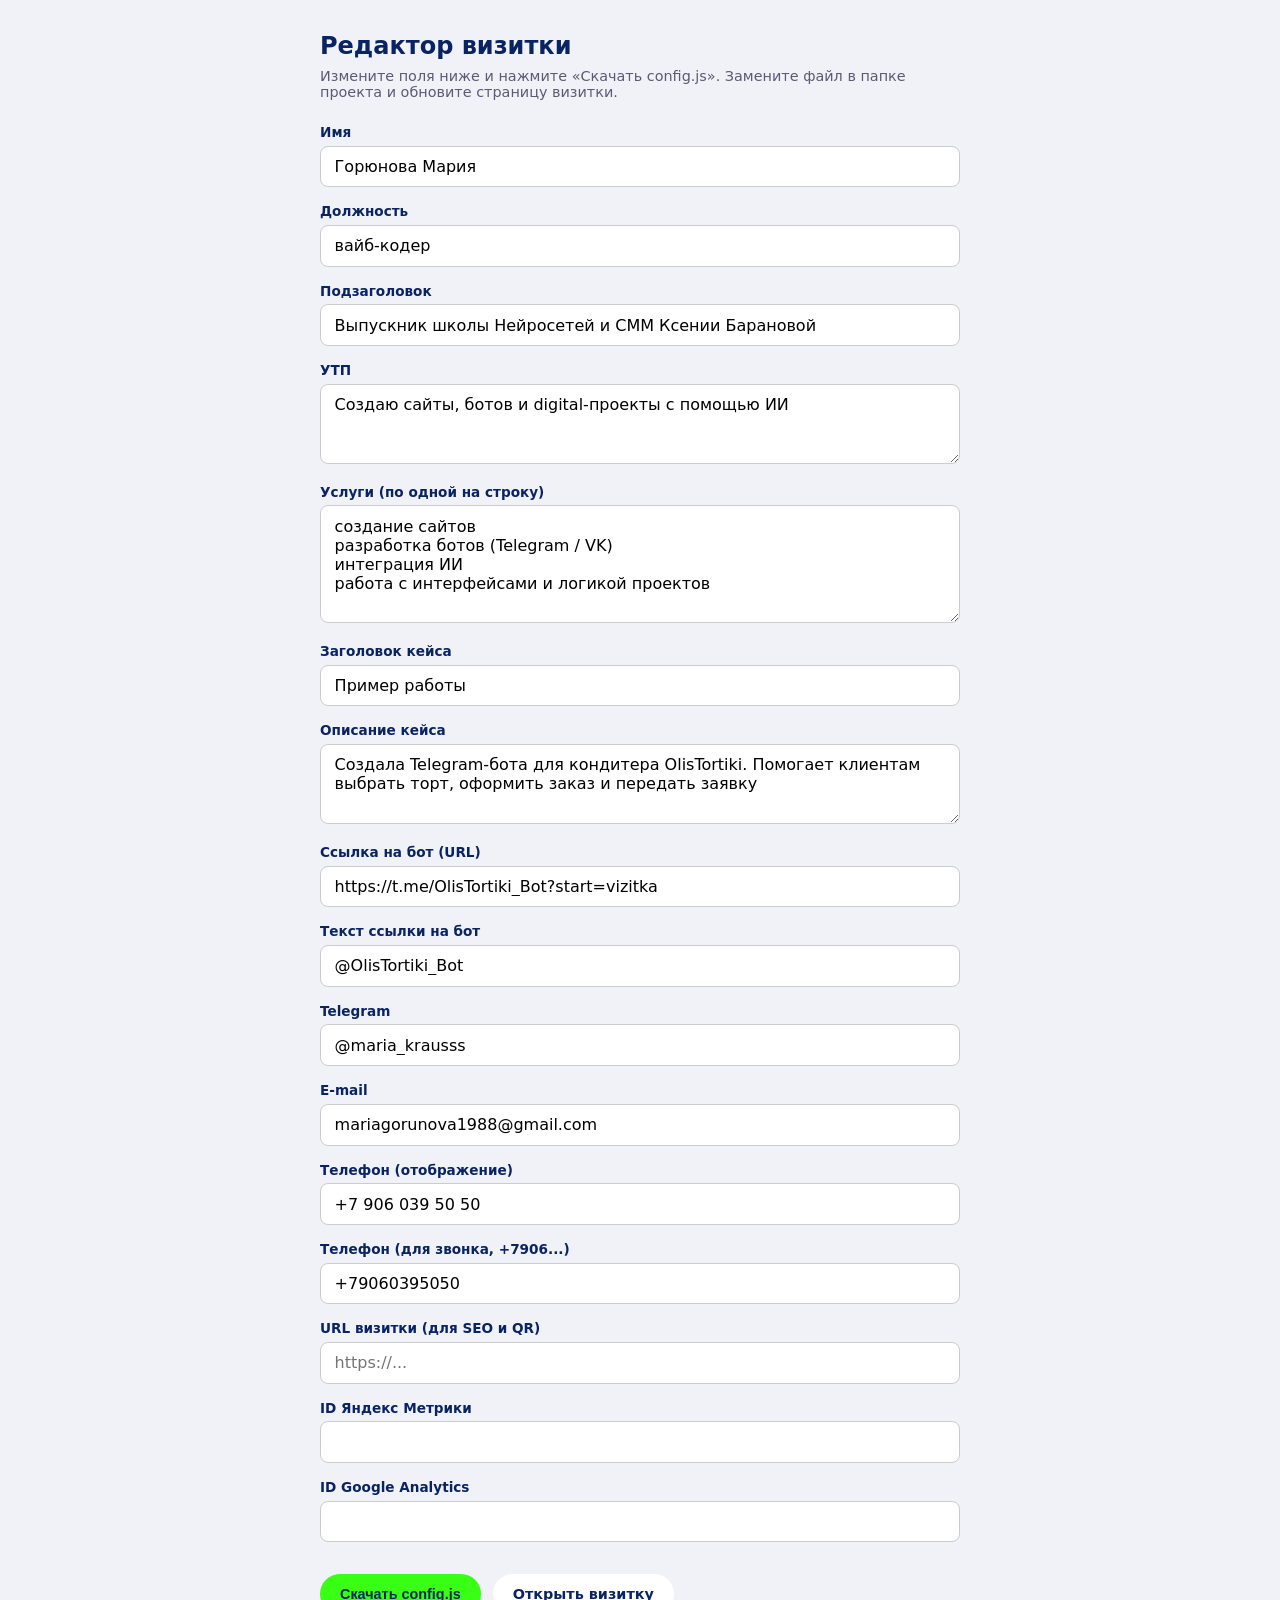
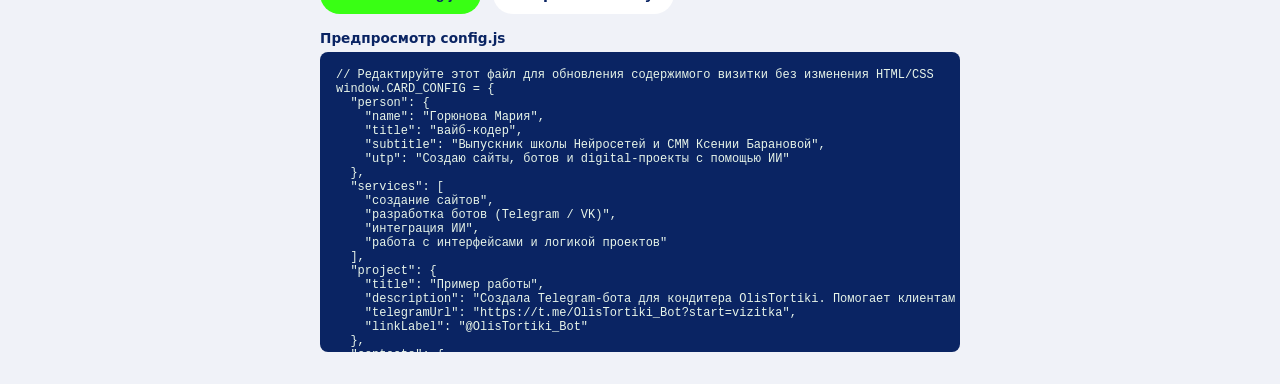
<file: admin.html>
<!DOCTYPE html>
<html lang="ru">
  <head>
    <meta charset="UTF-8" />
    <meta name="viewport" content="width=device-width, initial-scale=1.0" />
    <title>Редактор визитки</title>
    <style>
      * { box-sizing: border-box; margin: 0; padding: 0; }
      body { font-family: system-ui, sans-serif; background: #f0f2f8; padding: 2rem 1rem; color: #1a1a2e; }
      .wrap { max-width: 640px; margin: 0 auto; }
      h1 { color: #0a2463; margin-bottom: 0.5rem; font-size: 1.5rem; }
      p.hint { color: #5a5a72; margin-bottom: 1.5rem; font-size: 0.9rem; }
      label { display: block; font-weight: 600; font-size: 0.85rem; margin: 1rem 0 0.35rem; color: #0a2463; }
      input, textarea { width: 100%; padding: 0.65rem 0.85rem; border: 1px solid #ccc; border-radius: 8px; font: inherit; }
      textarea { min-height: 80px; resize: vertical; }
      .row { display: grid; gap: 0.5rem; }
      .actions { margin-top: 2rem; display: flex; flex-wrap: wrap; gap: 0.75rem; }
      button, a.btn { padding: 0.75rem 1.25rem; border-radius: 999px; font-weight: 600; cursor: pointer; border: none; text-decoration: none; font-size: 0.9rem; }
      .primary { background: #39ff14; color: #0a2463; }
      .secondary { background: #fff; color: #0a2463; border: 2px solid #0a2463; }
      .preview { margin-top: 1rem; }
      pre { background: #0a2463; color: #e8f5e9; padding: 1rem; border-radius: 8px; overflow: auto; font-size: 0.75rem; max-height: 300px; }
    </style>
    <script src="config.js"></script>
  </head>
  <body>
    <div class="wrap">
      <h1>Редактор визитки</h1>
      <p class="hint">
        Измените поля ниже и нажмите «Скачать config.js». Замените файл в папке проекта и
        обновите страницу визитки.
      </p>

      <form id="editor">
        <label>Имя</label>
        <input name="name" id="f-name" />

        <label>Должность</label>
        <input name="title" id="f-title" />

        <label>Подзаголовок</label>
        <input name="subtitle" id="f-subtitle" />

        <label>УТП</label>
        <textarea name="utp" id="f-utp"></textarea>

        <label>Услуги (по одной на строку)</label>
        <textarea name="services" id="f-services" rows="5"></textarea>

        <label>Заголовок кейса</label>
        <input name="projectTitle" id="f-project-title" />

        <label>Описание кейса</label>
        <textarea name="projectDesc" id="f-project-desc"></textarea>

        <label>Ссылка на бот (URL)</label>
        <input name="projectUrl" id="f-project-url" placeholder="https://t.me/OlisTortiki_Bot" />

        <label>Текст ссылки на бот</label>
        <input name="projectLink" id="f-project-link" placeholder="@OlisTortiki_Bot" />

        <label>Telegram</label>
        <input name="telegram" id="f-telegram" />

        <label>E-mail</label>
        <input name="email" id="f-email" />

        <label>Телефон (отображение)</label>
        <input name="phoneDisplay" id="f-phone-display" />

        <label>Телефон (для звонка, +7906...)</label>
        <input name="phoneRaw" id="f-phone-raw" />

        <label>URL визитки (для SEO и QR)</label>
        <input name="seoUrl" id="f-seo-url" placeholder="https://..." />

        <label>ID Яндекс Метрики</label>
        <input name="ymId" id="f-ym" />

        <label>ID Google Analytics</label>
        <input name="gaId" id="f-ga" />
      </form>

      <div class="actions">
        <button type="button" class="primary" id="download">Скачать config.js</button>
        <a href="index.html" class="btn secondary">Открыть визитку</a>
      </div>

      <div class="preview">
        <label>Предпросмотр config.js</label>
        <pre id="preview"></pre>
      </div>
    </div>

    <script>
      const cfg = window.CARD_CONFIG;

      function fillForm() {
        document.getElementById("f-name").value = cfg.person.name;
        document.getElementById("f-title").value = cfg.person.title;
        document.getElementById("f-subtitle").value = cfg.person.subtitle;
        document.getElementById("f-utp").value = cfg.person.utp;
        document.getElementById("f-services").value = cfg.services.join("\n");
        document.getElementById("f-project-title").value = cfg.project.title;
        document.getElementById("f-project-desc").value = cfg.project.description;
        document.getElementById("f-project-url").value = cfg.project.telegramUrl;
        document.getElementById("f-project-link").value = cfg.project.linkLabel || "";
        document.getElementById("f-telegram").value = cfg.contacts.telegram.handle;
        document.getElementById("f-email").value = cfg.contacts.email.address;
        document.getElementById("f-phone-display").value = cfg.contacts.phone.display;
        document.getElementById("f-phone-raw").value = cfg.contacts.phone.raw;
        document.getElementById("f-seo-url").value = cfg.seo.url;
        document.getElementById("f-ym").value = cfg.analytics.yandexMetrikaId;
        document.getElementById("f-ga").value = cfg.analytics.googleAnalyticsId;
        updatePreview();
      }

      function buildConfig() {
        const tg = document.getElementById("f-telegram").value.trim();
        const handle = tg.startsWith("@") ? tg : "@" + tg;
        const url = "https://t.me/" + handle.replace("@", "");

        return {
          person: {
            name: document.getElementById("f-name").value.trim(),
            title: document.getElementById("f-title").value.trim(),
            subtitle: document.getElementById("f-subtitle").value.trim(),
            utp: document.getElementById("f-utp").value.trim(),
          },
          services: document
            .getElementById("f-services")
            .value.split("\n")
            .map((s) => s.trim())
            .filter(Boolean),
          project: {
            title: document.getElementById("f-project-title").value.trim(),
            description: document.getElementById("f-project-desc").value.trim(),
            telegramUrl: document.getElementById("f-project-url").value.trim() || url,
            linkLabel: document.getElementById("f-project-link").value.trim(),
          },
          contacts: {
            heading: "Давайте работать вместе!",
            telegram: { label: "Telegram", handle, url },
            email: {
              label: "E-mail",
              address: document.getElementById("f-email").value.trim(),
            },
            phone: {
              label: "Телефон",
              display: document.getElementById("f-phone-display").value.trim(),
              raw: document.getElementById("f-phone-raw").value.trim(),
            },
          },
          seo: {
            title: document.getElementById("f-name").value.trim() + " — " + document.getElementById("f-title").value.trim(),
            description: document.getElementById("f-utp").value.trim(),
            url: document.getElementById("f-seo-url").value.trim(),
            image: "assets/og-preview.png",
          },
          analytics: {
            yandexMetrikaId: document.getElementById("f-ym").value.trim(),
            googleAnalyticsId: document.getElementById("f-ga").value.trim(),
          },
        };
      }

      function toJsFile(data) {
        return (
          "// Редактируйте этот файл для обновления содержимого визитки без изменения HTML/CSS\n" +
          "window.CARD_CONFIG = " +
          JSON.stringify(data, null, 2) +
          ";\n"
        );
      }

      function updatePreview() {
        document.getElementById("preview").textContent = toJsFile(buildConfig());
      }

      document.getElementById("editor").addEventListener("input", updatePreview);

      document.getElementById("download").addEventListener("click", () => {
        const content = toJsFile(buildConfig());
        const blob = new Blob([content], { type: "application/javascript" });
        const a = document.createElement("a");
        a.href = URL.createObjectURL(blob);
        a.download = "config.js";
        a.click();
      });

      fillForm();
    </script>
  </body>
</html>
</file>
